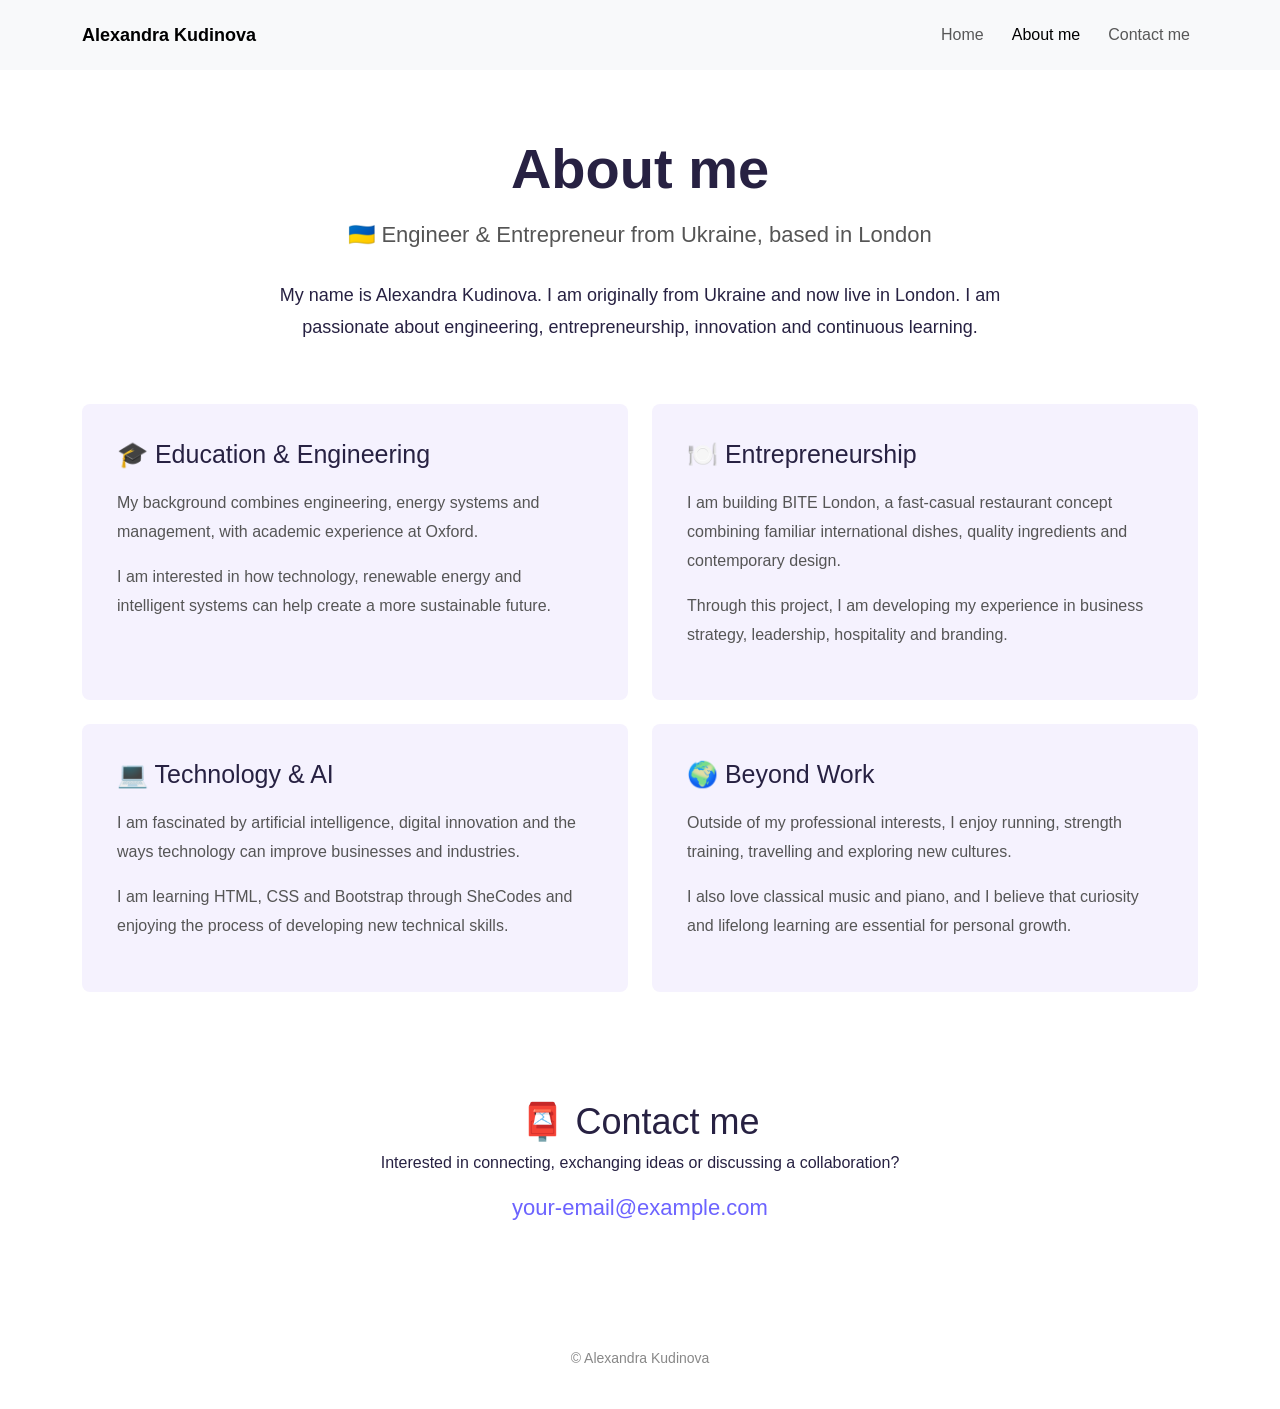
<file: about.html>
<!DOCTYPE html>
<html lang="en">
  <head>
    <meta charset="UTF-8" />
    <meta name="viewport" content="width=device-width, initial-scale=1.0" />
    <title>About Alexandra Kudinova</title>

    <link
      href="https://cdn.jsdelivr.net/npm/bootstrap@5.3.3/dist/css/bootstrap.min.css"
      rel="stylesheet"
    />
    <link rel="stylesheet" href="style.css" />
  </head>

  <body>
    <!-- Navigation -->
    <nav class="navbar navbar-expand-md navbar-light bg-light">
      <div class="container">
        <a class="navbar-brand" href="index.html"> Alexandra Kudinova </a>

        <button
          class="navbar-toggler"
          type="button"
          data-bs-toggle="collapse"
          data-bs-target="#aboutNavbar"
          aria-controls="aboutNavbar"
          aria-expanded="false"
          aria-label="Toggle navigation"
        >
          <span class="navbar-toggler-icon"></span>
        </button>

        <div class="collapse navbar-collapse" id="aboutNavbar">
          <ul class="navbar-nav ms-auto">
            <li class="nav-item">
              <a class="nav-link" href="index.html">Home</a>
            </li>
            <li class="nav-item">
              <a class="nav-link active" href="about.html">About me</a>
            </li>
            <li class="nav-item">
              <a class="nav-link" href="#contact">Contact me</a>
            </li>
          </ul>
        </div>
      </div>
    </nav>

    <!-- About Introduction -->
    <section class="about-section text-center container">
      <h1>About me</h1>

      <h3>🇺🇦 Engineer & Entrepreneur from Ukraine, based in London</h3>

      <p class="about-intro mx-auto">
        My name is Alexandra Kudinova. I am originally from Ukraine and now live
        in London. I am passionate about engineering, entrepreneurship,
        innovation and continuous learning.
      </p>
    </section>

    <main class="container">
      <div class="row g-4 mb-5">
        <div class="col-md-6" id="engineering">
          <div class="about-box h-100">
            <h2>🎓 Education & Engineering</h2>
            <p>
              My background combines engineering, energy systems and management,
              with academic experience at Oxford.
            </p>
            <p>
              I am interested in how technology, renewable energy and
              intelligent systems can help create a more sustainable future.
            </p>
          </div>
        </div>

        <div class="col-md-6" id="bite">
          <div class="about-box h-100">
            <h2>🍽️ Entrepreneurship</h2>
            <p>
              I am building BITE London, a fast-casual restaurant concept
              combining familiar international dishes, quality ingredients and
              contemporary design.
            </p>
            <p>
              Through this project, I am developing my experience in business
              strategy, leadership, hospitality and branding.
            </p>
          </div>
        </div>

        <div class="col-md-6" id="technology">
          <div class="about-box h-100">
            <h2>💻 Technology & AI</h2>
            <p>
              I am fascinated by artificial intelligence, digital innovation and
              the ways technology can improve businesses and industries.
            </p>
            <p>
              I am learning HTML, CSS and Bootstrap through SheCodes and
              enjoying the process of developing new technical skills.
            </p>
          </div>
        </div>

        <div class="col-md-6">
          <div class="about-box h-100">
            <h2>🌍 Beyond Work</h2>
            <p>
              Outside of my professional interests, I enjoy running, strength
              training, travelling and exploring new cultures.
            </p>
            <p>
              I also love classical music and piano, and I believe that
              curiosity and lifelong learning are essential for personal growth.
            </p>
          </div>
        </div>
      </div>

      <!-- Contact -->
      <section id="contact" class="contact-section text-center">
        <h2>📮 Contact me</h2>
        <p>
          Interested in connecting, exchanging ideas or discussing a
          collaboration?
        </p>

        <!-- Replace the email below with your own -->
        <a href="mailto:kudinova2102@gmail.com" class="contact-email">
          your-email@example.com
        </a>
      </section>
    </main>

    <footer class="text-center py-4">
      <p>© Alexandra Kudinova</p>
    </footer>

    <script src="https://cdn.jsdelivr.net/npm/bootstrap@5.3.3/dist/js/bootstrap.bundle.min.js"></script>
  </body>
</html>
</file>
<file: style.css>
:root {
  --primary-color: #6c63ff;
  --secondary-color: #f5f2fe;
  --text-color: #555555;
}

body {
  font-family: Arial, sans-serif;
  color: #272142;
  background: white;
}

.navbar {
  padding: 15px 0;
}

.navbar-brand {
  font-weight: 700;
  font-size: 18px;
}

.nav-link {
  margin-left: 12px;
}

/* Homepage introduction */

.hero {
  padding: 75px 15px 90px;
}

.hero h1 {
  font-size: 64px;
  font-weight: 700;
  margin: 20px 0;
}

.hero h2 {
  font-size: 32px;
}

.hero h3 {
  font-size: 24px;
  color: var(--text-color);
}

.hero-description {
  max-width: 600px;
  margin: 25px auto;
  color: var(--text-color);
}

/* Buttons */

.primary-link,
.secondary-link {
  display: inline-block;
  padding: 18px 25px;
  margin: 8px;
  border-radius: 5px;
  font-size: 16px;
  text-decoration: none;
  transition: all 0.2s ease;
}

.primary-link {
  background: var(--primary-color);
  color: white;
  box-shadow: 0 5px 15px rgba(108, 99, 255, 0.25);
}

.primary-link:hover {
  background: #554de5;
  color: white;
}

.secondary-link {
  border: 1px solid var(--primary-color);
  color: var(--primary-color);
}

.secondary-link:hover {
  background: var(--secondary-color);
}

/* Projects */

.project-section {
  margin-bottom: 100px;
}

.project-section h2 {
  font-size: 40px;
  font-weight: 600;
  margin-bottom: 25px;
}

.project-section p {
  font-size: 17px;
  line-height: 1.8;
  color: var(--text-color);
}

.project-image {
  width: 100%;
  height: 350px;
  object-fit: cover;
  border-radius: 8px;
  box-shadow: 0 8px 25px rgba(0, 0, 0, 0.08);
}

/* About page */

.about-section {
  padding: 65px 15px 45px;
}

.about-section h1 {
  font-size: 56px;
  font-weight: 700;
}

.about-section h3 {
  font-size: 22px;
  margin-top: 20px;
  color: var(--text-color);
}

.about-intro {
  max-width: 760px;
  font-size: 18px;
  line-height: 1.8;
  margin-top: 30px;
}

.about-box {
  background: var(--secondary-color);
  padding: 35px;
  border-radius: 8px;
}

.about-box h2 {
  font-size: 25px;
  margin-bottom: 20px;
}

.about-box p {
  font-size: 16px;
  line-height: 1.8;
  color: var(--text-color);
}

/* Contact */

.contact-section {
  padding: 60px 15px;
}

.contact-section h2 {
  font-size: 36px;
}

.contact-email {
  font-size: 22px;
  color: var(--primary-color);
  text-decoration: none;
}

.contact-email:hover {
  text-decoration: underline;
}

/* Footer */

footer {
  margin-top: 40px;
  color: #888;
  font-size: 14px;
}

/* Mobile responsiveness */

@media (max-width: 768px) {
  .hero {
    padding: 50px 10px;
  }

  .hero h1 {
    font-size: 40px;
  }

  .hero h2 {
    font-size: 25px;
  }

  .hero h3 {
    font-size: 18px;
  }

  .project-section {
    margin-bottom: 65px;
    text-align: center;
  }

  .project-section h2 {
    font-size: 30px;
  }

  .project-image {
    height: auto;
  }

  .about-section h1 {
    font-size: 40px;
  }

  .about-section h3 {
    font-size: 18px;
  }

  .about-box {
    padding: 25px;
  }

  .primary-link,
  .secondary-link {
    padding: 14px 18px;
  }

  .contact-email {
    font-size: 17px;
    overflow-wrap: anywhere;
  }
}
</file>
